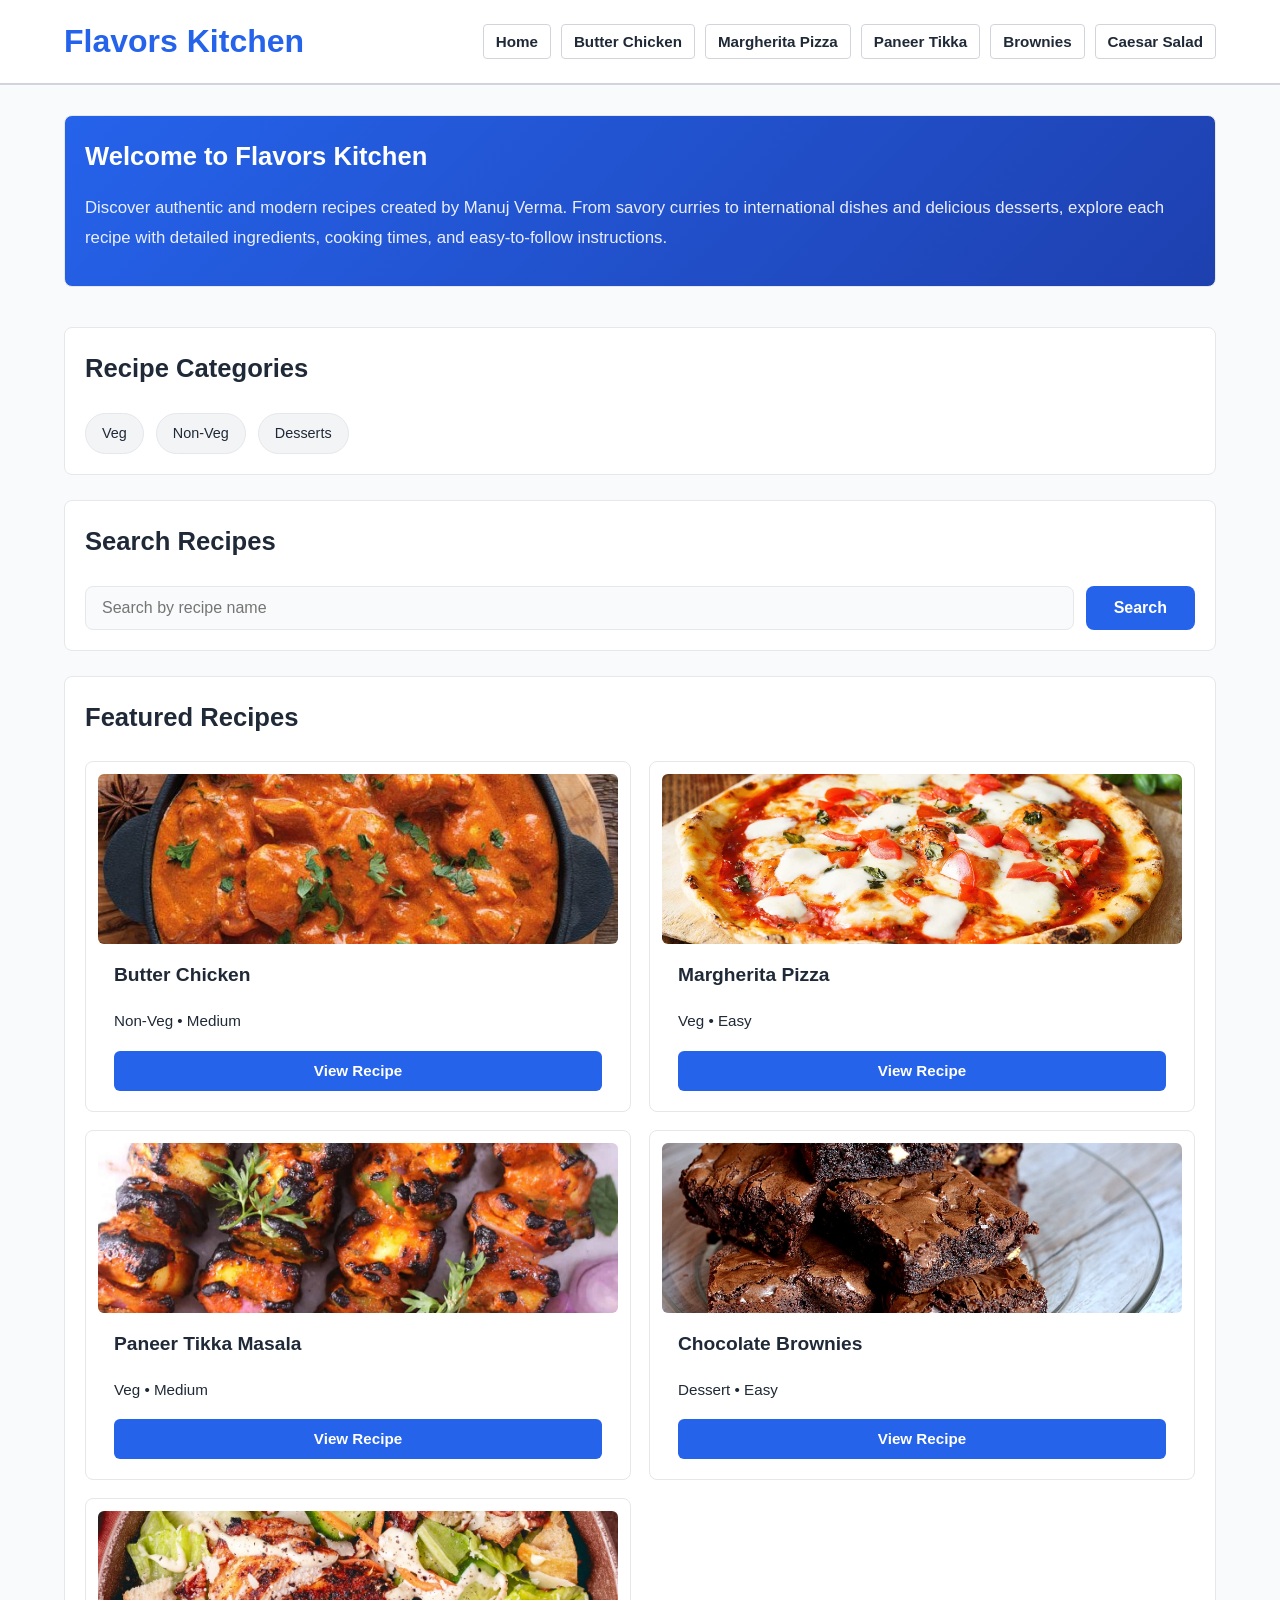
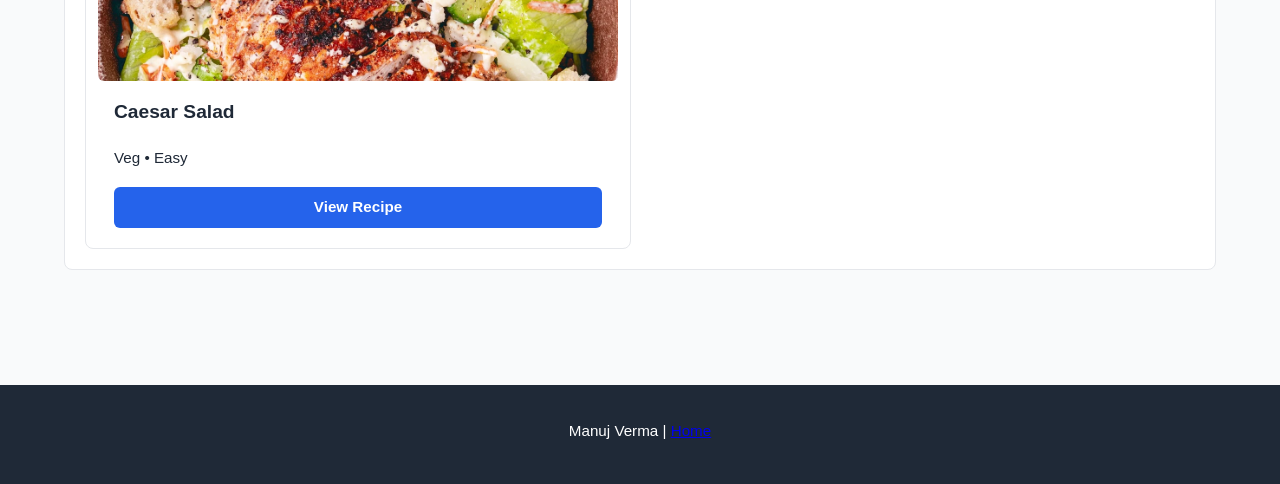
<file: index.html>
<!DOCTYPE html>
<html lang="en">
<head>
  <meta charset="UTF-8">
  <meta name="viewport" content="width=device-width, initial-scale=1.0">
  <title>Flavors Kitchen - Home</title>
  <link rel="stylesheet" href="css/styles.css">
</head>
<body>
  <header>
    <div class="container nav-wrapper">
      <h1 class="site-title">Flavors Kitchen</h1>
      <nav>
        <ul class="nav-links">
          <li><a href="index.html">Home</a></li>
          <li><a href="recipe1.html">Butter Chicken</a></li>
          <li><a href="recipe2.html">Margherita Pizza</a></li>
          <li><a href="recipe3.html">Paneer Tikka</a></li>
          <li><a href="recipe4.html">Brownies</a></li>
          <li><a href="recipe5.html">Caesar Salad</a></li>
        </ul>
      </nav>
    </div>
  </header>

  <main class="container">
    <section class="intro section-box">
      <h2>Welcome to Flavors Kitchen</h2>
      <p>
        Discover authentic and modern recipes created by Manuj Verma. From savory curries to international dishes and delicious desserts, 
        explore each recipe with detailed ingredients, cooking times, and easy-to-follow instructions.
      </p>
    </section>

    <section class="categories section-box">
      <h2>Recipe Categories</h2>
      <div class="category-list">
        <span class="category-pill">Veg</span>
        <span class="category-pill">Non-Veg</span>
        <span class="category-pill">Desserts</span>
      </div>
    </section>

    <section class="search-ui section-box">
      <h2>Search Recipes</h2>
      <form action="#" method="get" class="search-form">
        <input type="text" placeholder="Search by recipe name" aria-label="Search recipes">
        <button type="submit">Search</button>
      </form>
    </section>

    <section class="featured section-box">
      <h2>Featured Recipes</h2>
      <div class="recipe-grid">
        <article class="recipe-card">
          <img src="images/butter-chicken.jpg" alt="Butter Chicken">
          <h3>Butter Chicken</h3>
          <p class="recipe-category">Non-Veg • Medium</p>
          <a class="card-link" href="recipe1.html">View Recipe</a>
        </article>

        <article class="recipe-card">
          <img src="images/margherita-pizza.jpg" alt="Margherita Pizza">
          <h3>Margherita Pizza</h3>
          <p class="recipe-category">Veg • Easy</p>
          <a class="card-link" href="recipe2.html">View Recipe</a>
        </article>

        <article class="recipe-card">
          <img src="images/paneer-tikka.jpg" alt="Paneer Tikka Masala">
          <h3>Paneer Tikka Masala</h3>
          <p class="recipe-category">Veg • Medium</p>
          <a class="card-link" href="recipe3.html">View Recipe</a>
        </article>

        <article class="recipe-card">
          <img src="images/brownies.jpg" alt="Chocolate Brownies">
          <h3>Chocolate Brownies</h3>
          <p class="recipe-category">Dessert • Easy</p>
          <a class="card-link" href="recipe4.html">View Recipe</a>
        </article>

        <article class="recipe-card">
          <img src="images/caesar-salad.jpg" alt="Caesar Salad">
          <h3>Caesar Salad</h3>
          <p class="recipe-category">Veg • Easy</p>
          <a class="card-link" href="recipe5.html">View Recipe</a>
        </article>
      </div>
    </section>
  </main>

  <footer>
    <p>Manuj Verma | <a href="index.html">Home</a></p>
   
  </footer>
</body>
</html>
</file>
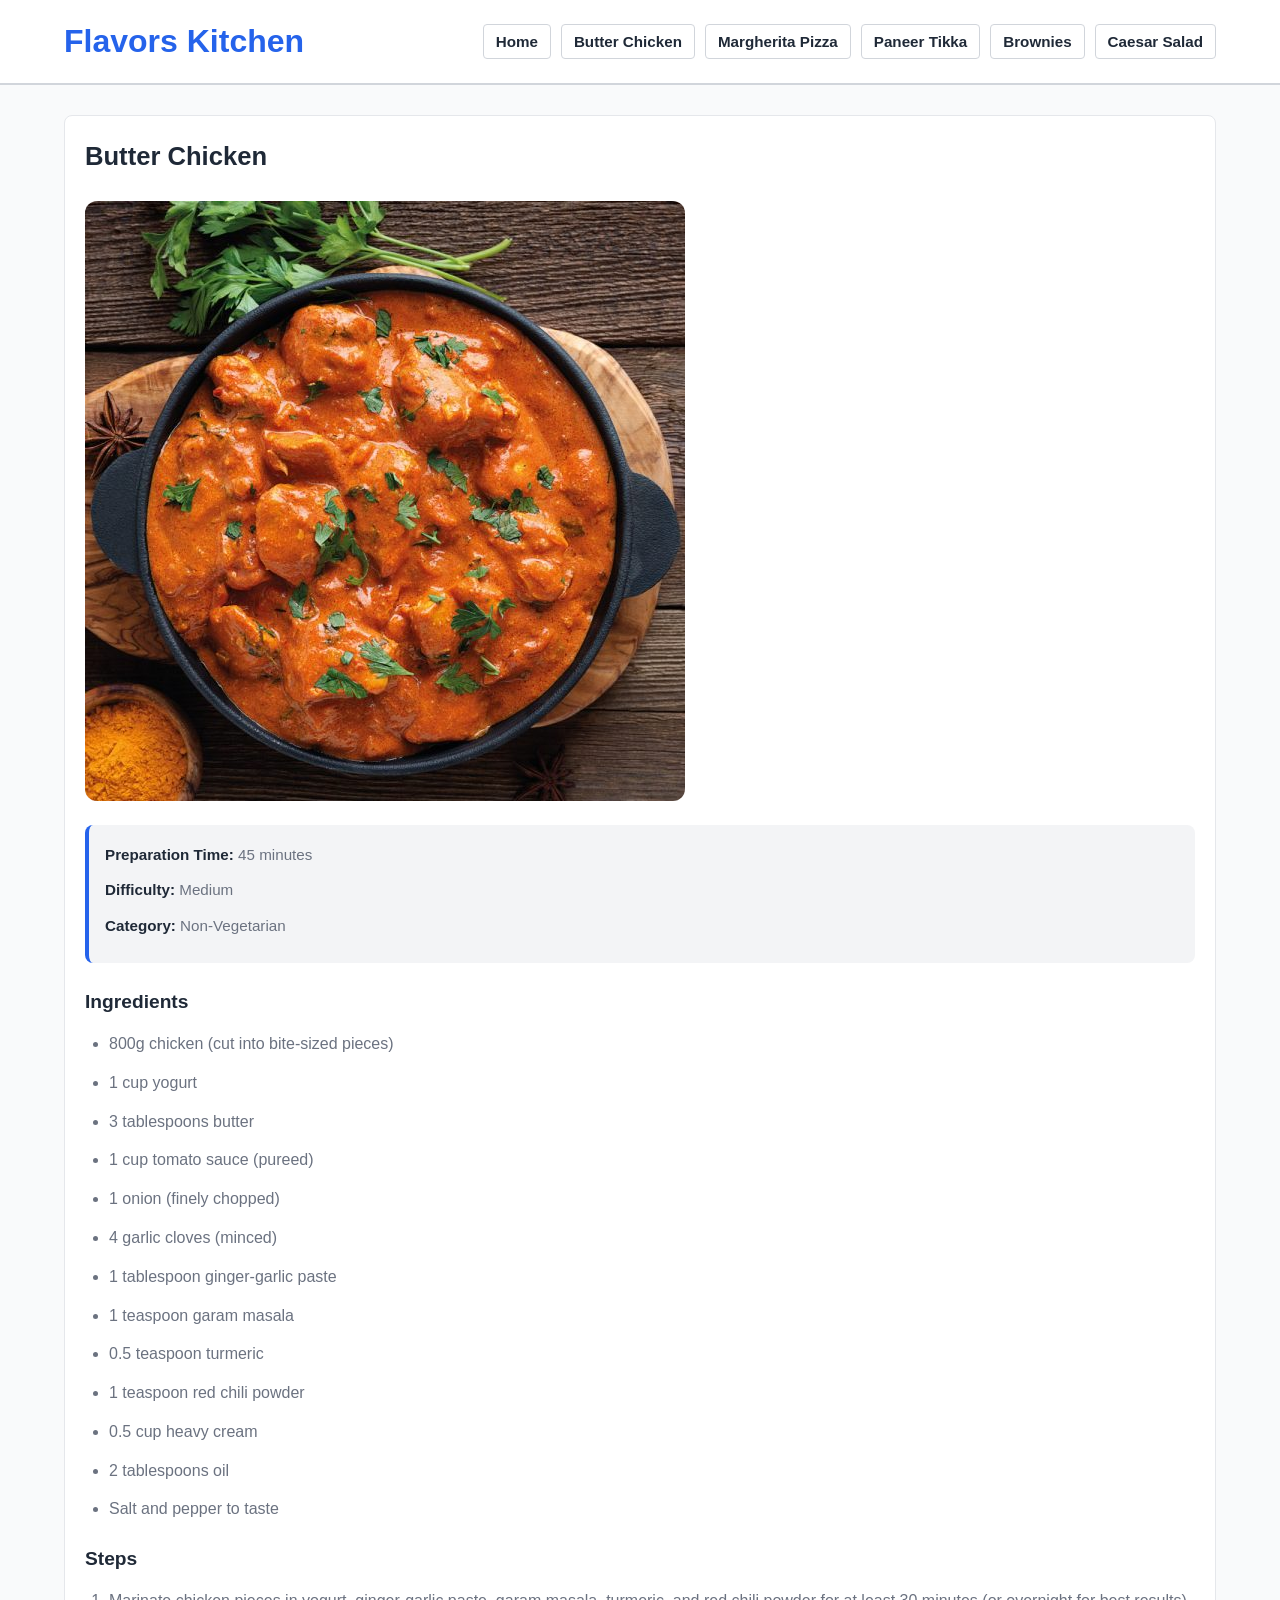
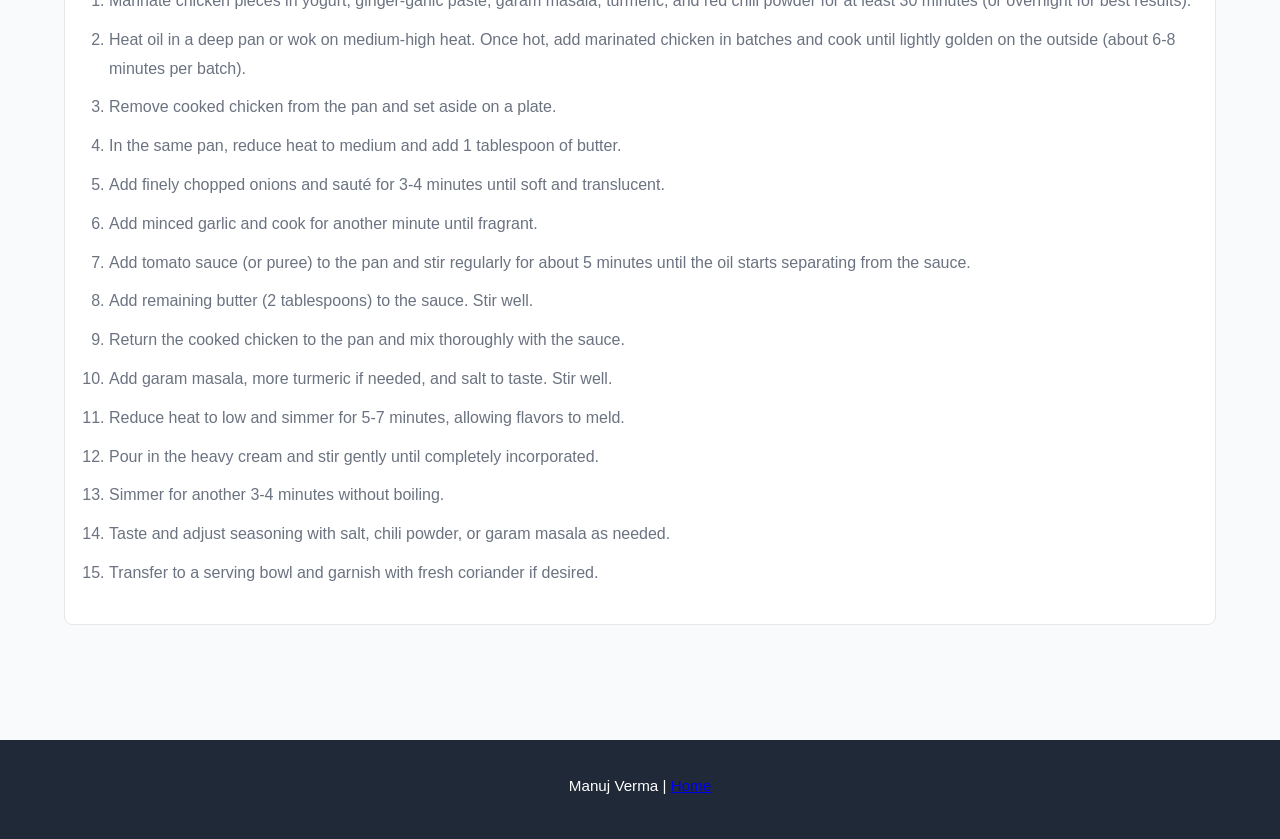
<file: recipe1.html>
<!DOCTYPE html>
<html lang="en">
<head>
  <meta charset="UTF-8">
  <meta name="viewport" content="width=device-width, initial-scale=1.0">
  <title>Butter Chicken Recipe</title>
  <link rel="stylesheet" href="css/styles.css">
</head>
<body>
  <header>
    <div class="container nav-wrapper">
      <h1 class="site-title">Flavors Kitchen</h1>
      <nav>
        <ul class="nav-links">
          <li><a href="index.html">Home</a></li>
          <li><a href="recipe1.html">Butter Chicken</a></li>
          <li><a href="recipe2.html">Margherita Pizza</a></li>
          <li><a href="recipe3.html">Paneer Tikka</a></li>
          <li><a href="recipe4.html">Brownies</a></li>
          <li><a href="recipe5.html">Caesar Salad</a></li>
        </ul>
      </nav>
    </div>
  </header>

  <main class="container">
    <section class="recipe-page section-box">
      <h2>Butter Chicken</h2>
      <img class="recipe-main-image" src="images/butter-chicken.jpg" alt="Butter Chicken">

      <div class="recipe-meta">
        <p><strong>Preparation Time:</strong> 45 minutes</p>
        <p><strong>Difficulty:</strong> Medium</p>
        <p><strong>Category:</strong> Non-Vegetarian</p>
      </div>

      <h3>Ingredients</h3>
      <ul>
        <li>800g chicken (cut into bite-sized pieces)</li>
        <li>1 cup yogurt</li>
        <li>3 tablespoons butter</li>
        <li>1 cup tomato sauce (pureed)</li>
        <li>1 onion (finely chopped)</li>
        <li>4 garlic cloves (minced)</li>
        <li>1 tablespoon ginger-garlic paste</li>
        <li>1 teaspoon garam masala</li>
        <li>0.5 teaspoon turmeric</li>
        <li>1 teaspoon red chili powder</li>
        <li>0.5 cup heavy cream</li>
        <li>2 tablespoons oil</li>
        <li>Salt and pepper to taste</li>
      </ul>

      <h3>Steps</h3>
      <ol>
        <li>Marinate chicken pieces in yogurt, ginger-garlic paste, garam masala, turmeric, and red chili powder for at least 30 minutes (or overnight for best results).</li>
        <li>Heat oil in a deep pan or wok on medium-high heat. Once hot, add marinated chicken in batches and cook until lightly golden on the outside (about 6-8 minutes per batch).</li>
        <li>Remove cooked chicken from the pan and set aside on a plate.</li>
        <li>In the same pan, reduce heat to medium and add 1 tablespoon of butter.</li>
        <li>Add finely chopped onions and sauté for 3-4 minutes until soft and translucent.</li>
        <li>Add minced garlic and cook for another minute until fragrant.</li>
        <li>Add tomato sauce (or puree) to the pan and stir regularly for about 5 minutes until the oil starts separating from the sauce.</li>
        <li>Add remaining butter (2 tablespoons) to the sauce. Stir well.</li>
        <li>Return the cooked chicken to the pan and mix thoroughly with the sauce.</li>
        <li>Add garam masala, more turmeric if needed, and salt to taste. Stir well.</li>
        <li>Reduce heat to low and simmer for 5-7 minutes, allowing flavors to meld.</li>
        <li>Pour in the heavy cream and stir gently until completely incorporated.</li>
        <li>Simmer for another 3-4 minutes without boiling.</li>
        <li>Taste and adjust seasoning with salt, chili powder, or garam masala as needed.</li>
        <li>Transfer to a serving bowl and garnish with fresh coriander if desired.</li>
      </ol>
    </section>
  </main>

  <footer>
    <p>Manuj Verma | <a href="index.html">Home</a></p>
  </footer>
</body>
</html>
</file>
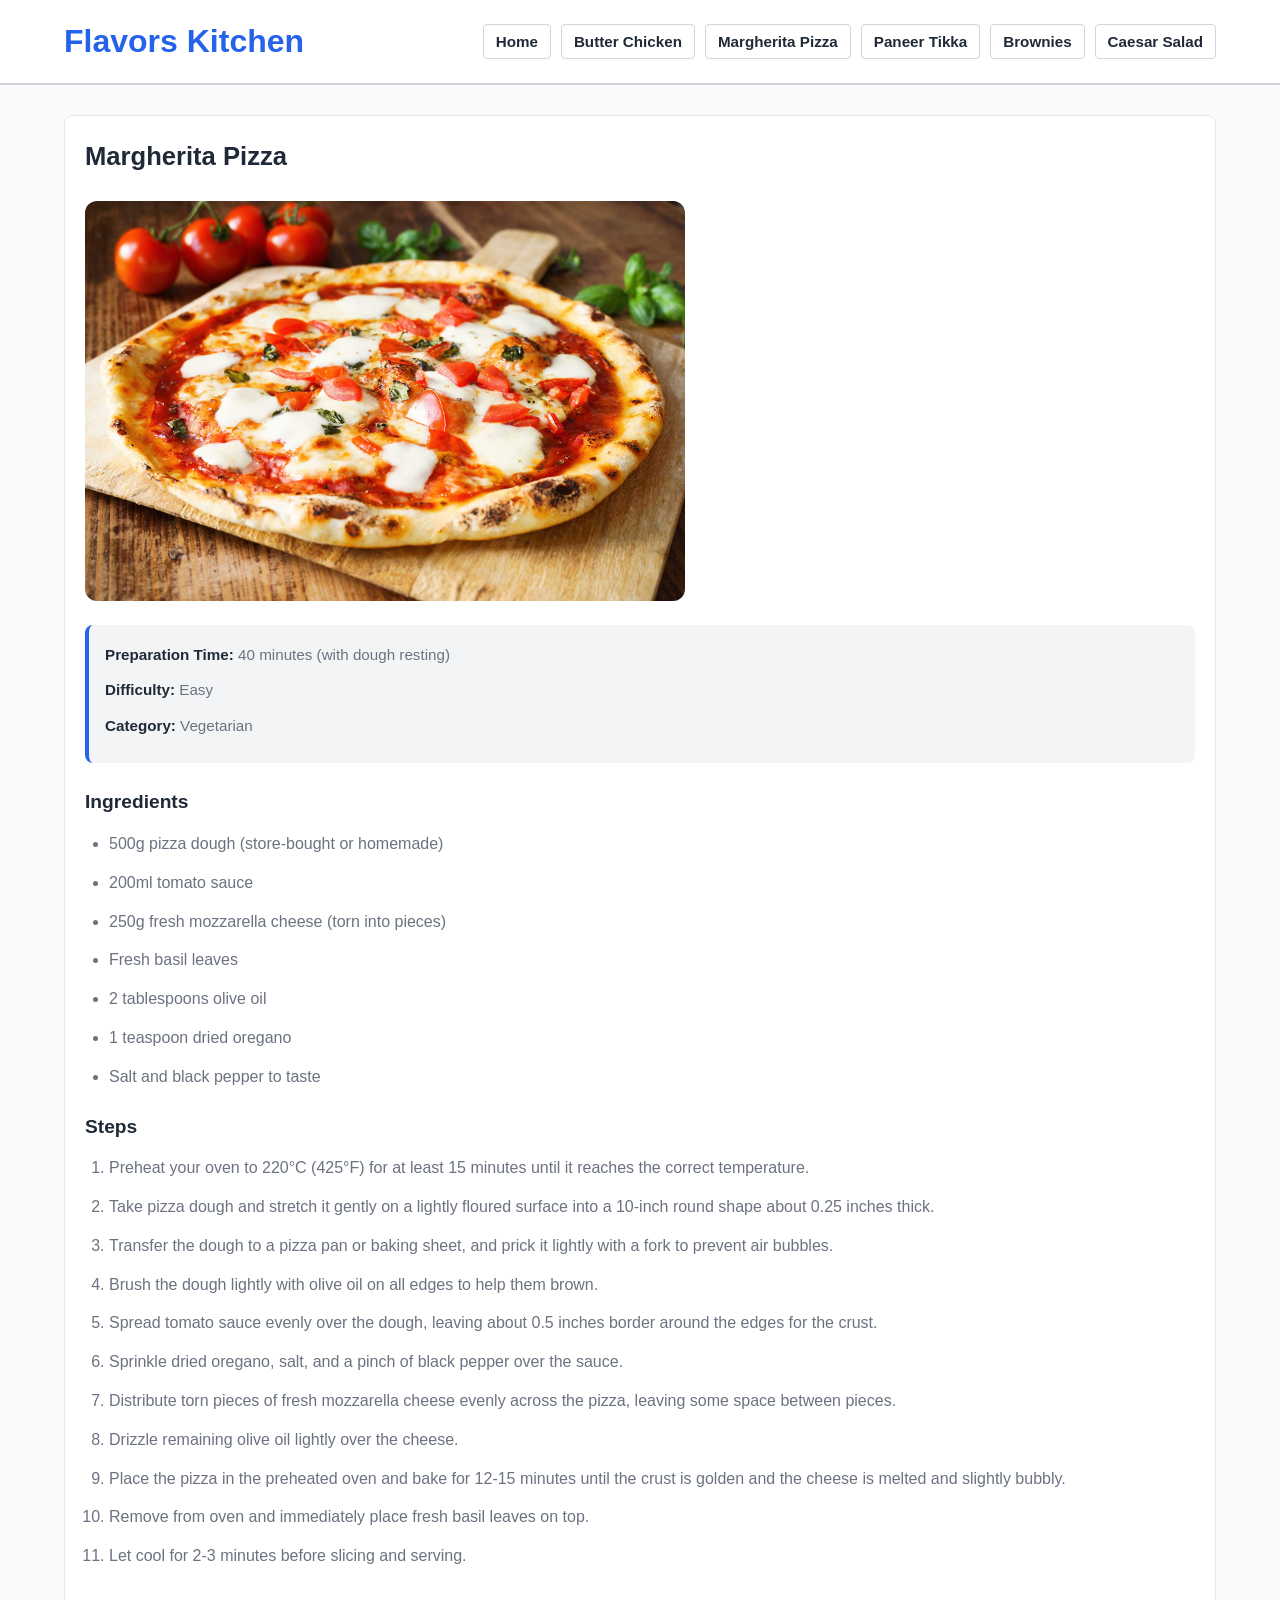
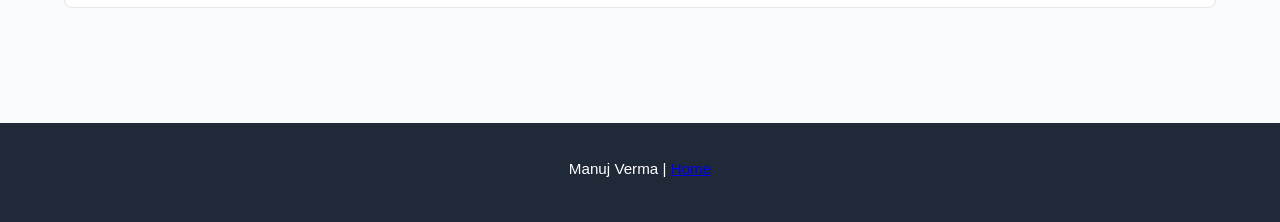
<file: recipe2.html>
<!DOCTYPE html>
<html lang="en">
<head>
  <meta charset="UTF-8">
  <meta name="viewport" content="width=device-width, initial-scale=1.0">
  <title>Margherita Pizza Recipe</title>
  <link rel="stylesheet" href="css/styles.css">
</head>
<body>
  <header>
    <div class="container nav-wrapper">
      <h1 class="site-title">Flavors Kitchen</h1>
      <nav>
        <ul class="nav-links">
          <li><a href="index.html">Home</a></li>
          <li><a href="recipe1.html">Butter Chicken</a></li>
          <li><a href="recipe2.html">Margherita Pizza</a></li>
          <li><a href="recipe3.html">Paneer Tikka</a></li>
          <li><a href="recipe4.html">Brownies</a></li>
          <li><a href="recipe5.html">Caesar Salad</a></li>
        </ul>
      </nav>
    </div>
  </header>

  <main class="container">
    <section class="recipe-page section-box">
      <h2>Margherita Pizza</h2>
      <img class="recipe-main-image" src="images/margherita-pizza.jpg" alt="Margherita Pizza">

      <div class="recipe-meta">
        <p><strong>Preparation Time:</strong> 40 minutes (with dough resting)</p>
        <p><strong>Difficulty:</strong> Easy</p>
        <p><strong>Category:</strong> Vegetarian</p>
      </div>

      <h3>Ingredients</h3>
      <ul>
        <li>500g pizza dough (store-bought or homemade)</li>
        <li>200ml tomato sauce</li>
        <li>250g fresh mozzarella cheese (torn into pieces)</li>
        <li>Fresh basil leaves</li>
        <li>2 tablespoons olive oil</li>
        <li>1 teaspoon dried oregano</li>
        <li>Salt and black pepper to taste</li>
      </ul>

      <h3>Steps</h3>
      <ol>
        <li>Preheat your oven to 220°C (425°F) for at least 15 minutes until it reaches the correct temperature.</li>
        <li>Take pizza dough and stretch it gently on a lightly floured surface into a 10-inch round shape about 0.25 inches thick.</li>
        <li>Transfer the dough to a pizza pan or baking sheet, and prick it lightly with a fork to prevent air bubbles.</li>
        <li>Brush the dough lightly with olive oil on all edges to help them brown.</li>
        <li>Spread tomato sauce evenly over the dough, leaving about 0.5 inches border around the edges for the crust.</li>
        <li>Sprinkle dried oregano, salt, and a pinch of black pepper over the sauce.</li>
        <li>Distribute torn pieces of fresh mozzarella cheese evenly across the pizza, leaving some space between pieces.</li>
        <li>Drizzle remaining olive oil lightly over the cheese.</li>
        <li>Place the pizza in the preheated oven and bake for 12-15 minutes until the crust is golden and the cheese is melted and slightly bubbly.</li>
        <li>Remove from oven and immediately place fresh basil leaves on top.</li>
        <li>Let cool for 2-3 minutes before slicing and serving.</li>
      </ol>
    </section>
  </main>

  <footer>
    <p>Manuj Verma | <a href="index.html">Home</a></p>
  </footer>
</body>
</html>
</file>
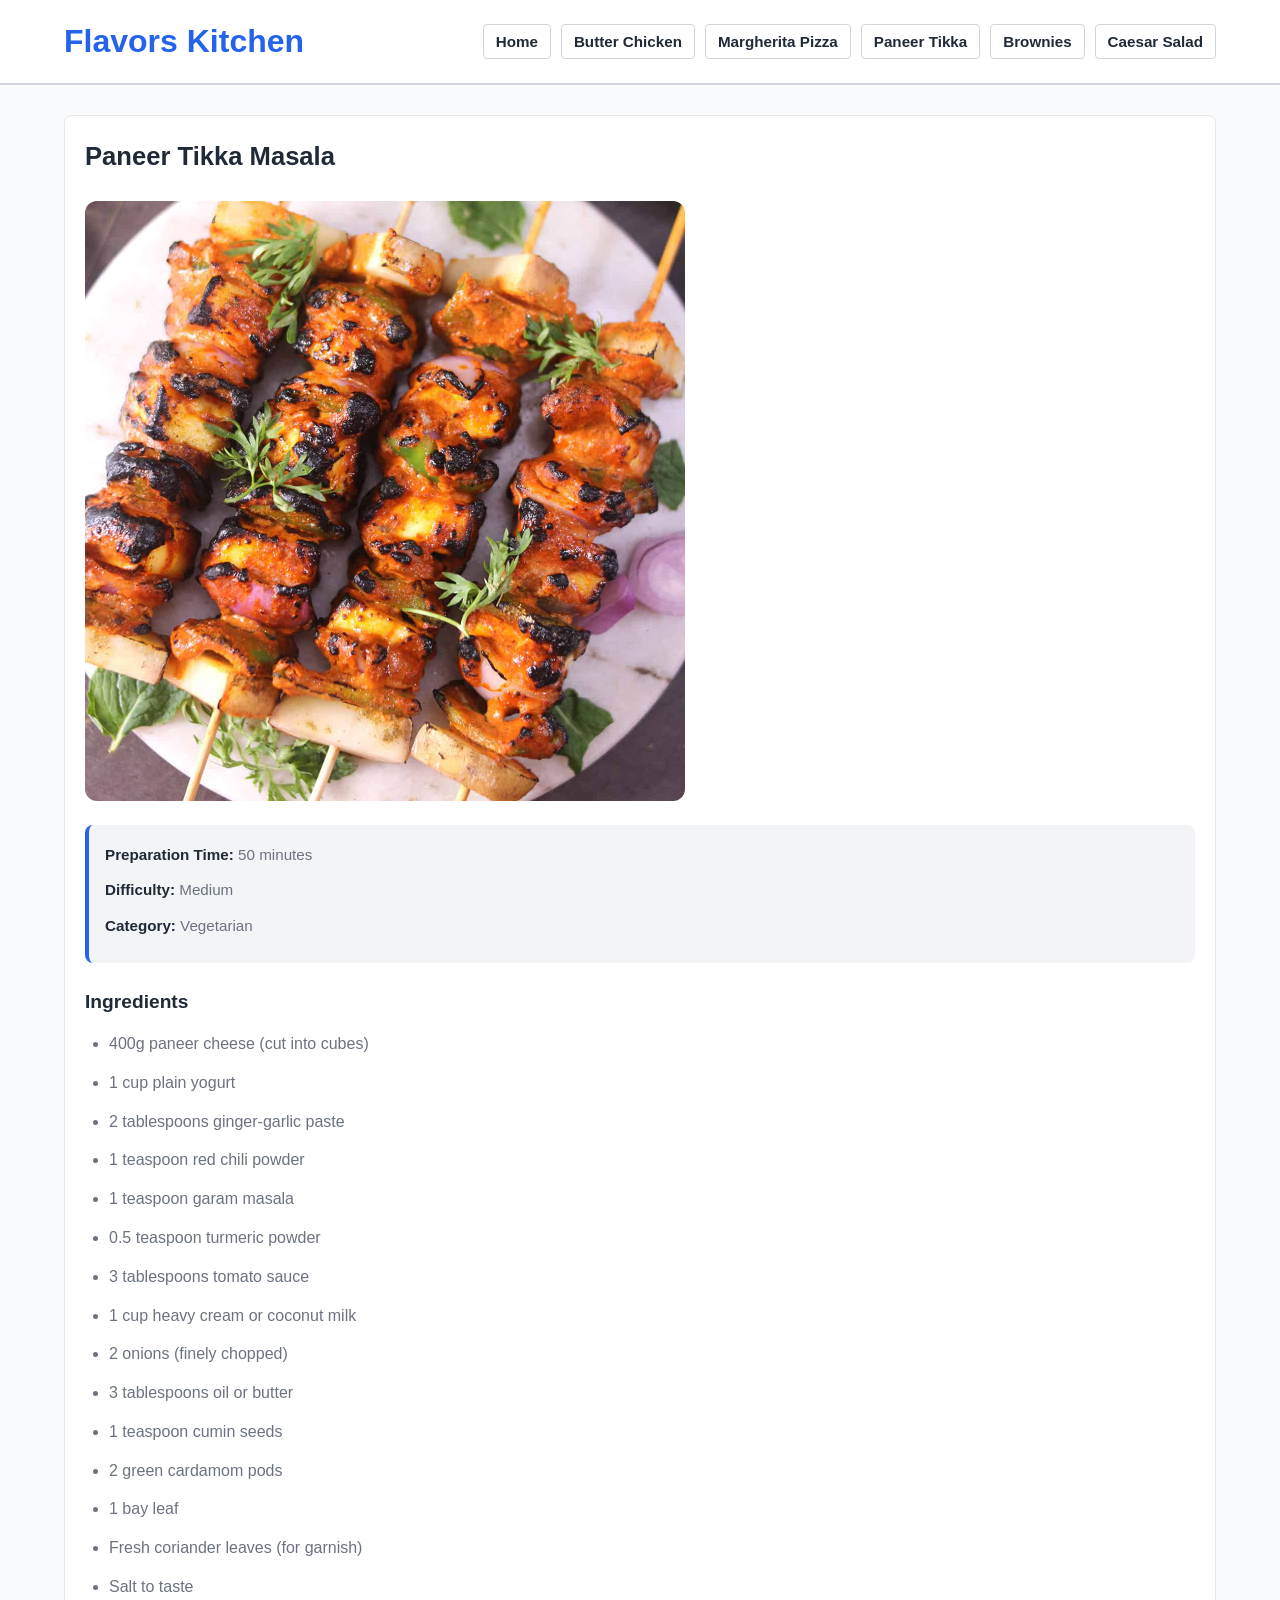
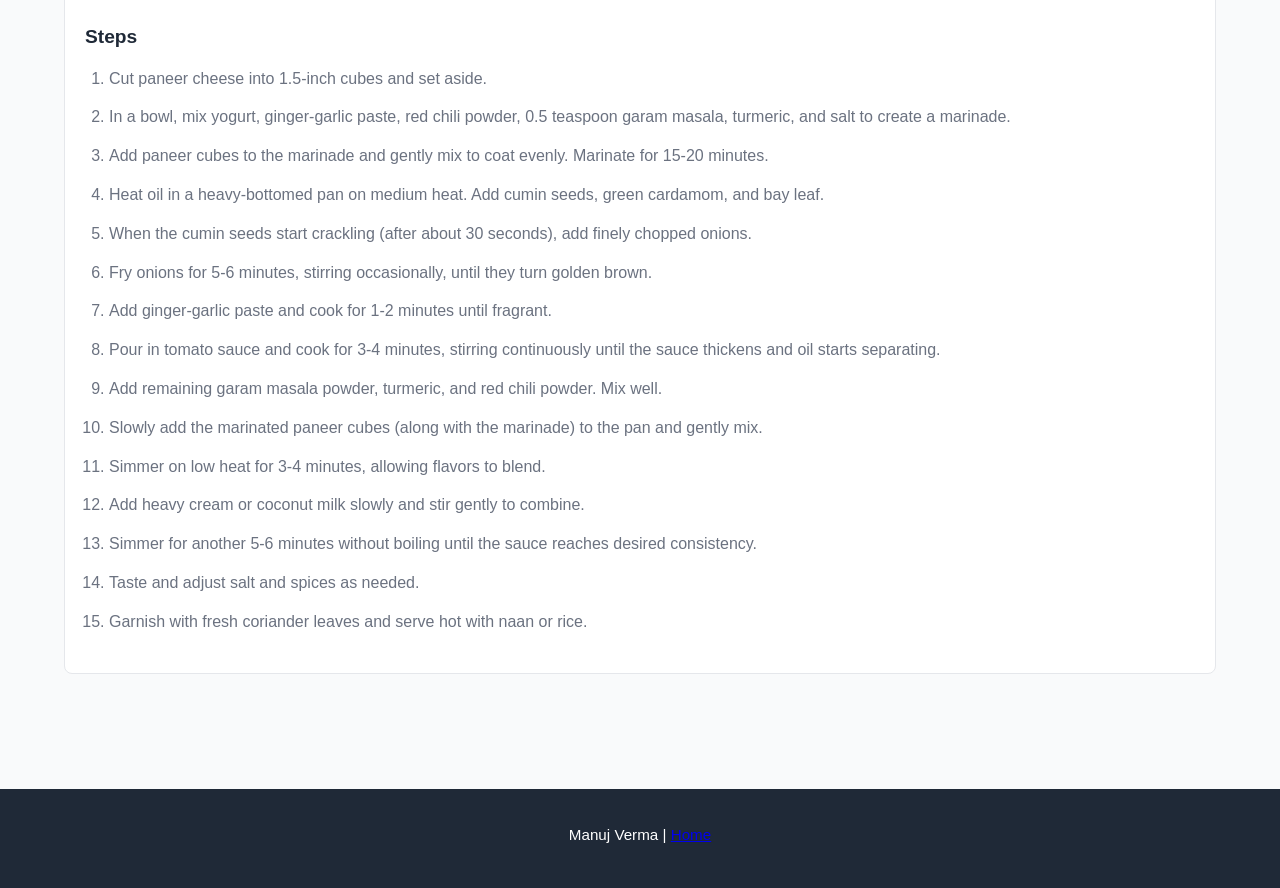
<file: recipe3.html>
<!DOCTYPE html>
<html lang="en">
<head>
  <meta charset="UTF-8">
  <meta name="viewport" content="width=device-width, initial-scale=1.0">
  <title>Paneer Tikka Masala Recipe</title>
  <link rel="stylesheet" href="css/styles.css">
</head>
<body>
  <header>
    <div class="container nav-wrapper">
      <h1 class="site-title">Flavors Kitchen</h1>
      <nav>
        <ul class="nav-links">
          <li><a href="index.html">Home</a></li>
          <li><a href="recipe1.html">Butter Chicken</a></li>
          <li><a href="recipe2.html">Margherita Pizza</a></li>
          <li><a href="recipe3.html">Paneer Tikka</a></li>
          <li><a href="recipe4.html">Brownies</a></li>
          <li><a href="recipe5.html">Caesar Salad</a></li>
        </ul>
      </nav>
    </div>
  </header>

  <main class="container">
    <section class="recipe-page section-box">
      <h2>Paneer Tikka Masala</h2>
      <img class="recipe-main-image" src="images/paneer-tikka.jpg" alt="Paneer Tikka Masala">

      <div class="recipe-meta">
        <p><strong>Preparation Time:</strong> 50 minutes</p>
        <p><strong>Difficulty:</strong> Medium</p>
        <p><strong>Category:</strong> Vegetarian</p>
      </div>

      <h3>Ingredients</h3>
      <ul>
        <li>400g paneer cheese (cut into cubes)</li>
        <li>1 cup plain yogurt</li>
        <li>2 tablespoons ginger-garlic paste</li>
        <li>1 teaspoon red chili powder</li>
        <li>1 teaspoon garam masala</li>
        <li>0.5 teaspoon turmeric powder</li>
        <li>3 tablespoons tomato sauce</li>
        <li>1 cup heavy cream or coconut milk</li>
        <li>2 onions (finely chopped)</li>
        <li>3 tablespoons oil or butter</li>
        <li>1 teaspoon cumin seeds</li>
        <li>2 green cardamom pods</li>
        <li>1 bay leaf</li>
        <li>Fresh coriander leaves (for garnish)</li>
        <li>Salt to taste</li>
      </ul>

      <h3>Steps</h3>
      <ol>
        <li>Cut paneer cheese into 1.5-inch cubes and set aside.</li>
        <li>In a bowl, mix yogurt, ginger-garlic paste, red chili powder, 0.5 teaspoon garam masala, turmeric, and salt to create a marinade.</li>
        <li>Add paneer cubes to the marinade and gently mix to coat evenly. Marinate for 15-20 minutes.</li>
        <li>Heat oil in a heavy-bottomed pan on medium heat. Add cumin seeds, green cardamom, and bay leaf.</li>
        <li>When the cumin seeds start crackling (after about 30 seconds), add finely chopped onions.</li>
        <li>Fry onions for 5-6 minutes, stirring occasionally, until they turn golden brown.</li>
        <li>Add ginger-garlic paste and cook for 1-2 minutes until fragrant.</li>
        <li>Pour in tomato sauce and cook for 3-4 minutes, stirring continuously until the sauce thickens and oil starts separating.</li>
        <li>Add remaining garam masala powder, turmeric, and red chili powder. Mix well.</li>
        <li>Slowly add the marinated paneer cubes (along with the marinade) to the pan and gently mix.</li>
        <li>Simmer on low heat for 3-4 minutes, allowing flavors to blend.</li>
        <li>Add heavy cream or coconut milk slowly and stir gently to combine.</li>
        <li>Simmer for another 5-6 minutes without boiling until the sauce reaches desired consistency.</li>
        <li>Taste and adjust salt and spices as needed.</li>
        <li>Garnish with fresh coriander leaves and serve hot with naan or rice.</li>
      </ol>
    </section>
  </main>

  <footer>
    <p>Manuj Verma | <a href="index.html">Home</a></p>
  </footer>
</body>
</html>
</file>
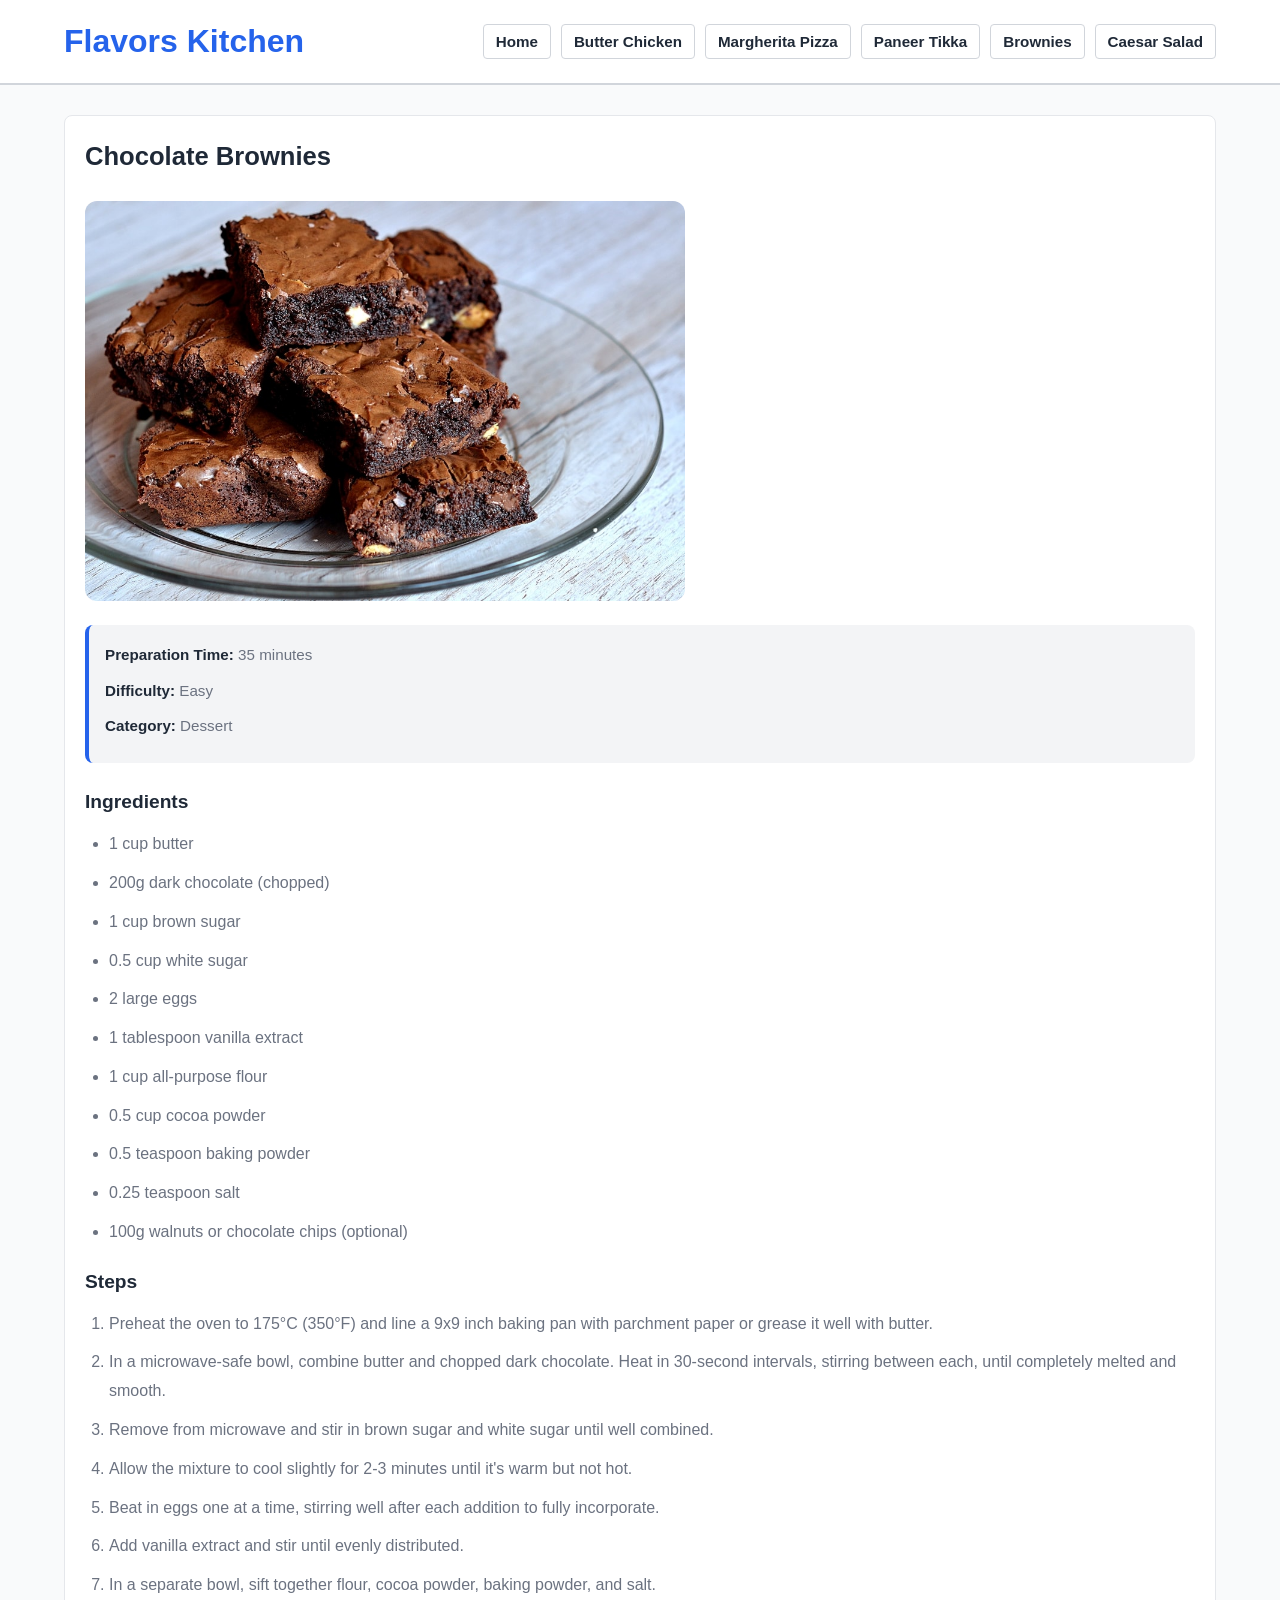
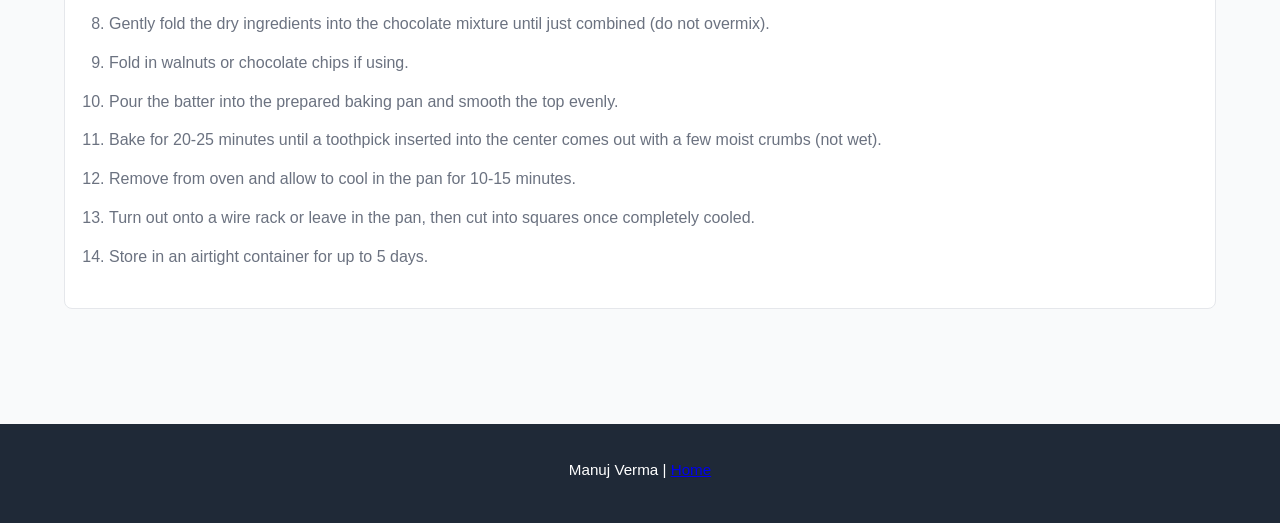
<file: recipe4.html>
<!DOCTYPE html>
<html lang="en">
<head>
  <meta charset="UTF-8">
  <meta name="viewport" content="width=device-width, initial-scale=1.0">
  <title>Chocolate Brownies Recipe</title>
  <link rel="stylesheet" href="css/styles.css">
</head>
<body>
  <header>
    <div class="container nav-wrapper">
      <h1 class="site-title">Flavors Kitchen</h1>
      <nav>
        <ul class="nav-links">
          <li><a href="index.html">Home</a></li>
          <li><a href="recipe1.html">Butter Chicken</a></li>
          <li><a href="recipe2.html">Margherita Pizza</a></li>
          <li><a href="recipe3.html">Paneer Tikka</a></li>
          <li><a href="recipe4.html">Brownies</a></li>
          <li><a href="recipe5.html">Caesar Salad</a></li>
        </ul>
      </nav>
    </div>
  </header>

  <main class="container">
    <section class="recipe-page section-box">
      <h2>Chocolate Brownies</h2>
      <img class="recipe-main-image" src="images/brownies.jpg" alt="Chocolate Brownies">

      <div class="recipe-meta">
        <p><strong>Preparation Time:</strong> 35 minutes</p>
        <p><strong>Difficulty:</strong> Easy</p>
        <p><strong>Category:</strong> Dessert</p>
      </div>

      <h3>Ingredients</h3>
      <ul>
        <li>1 cup butter</li>
        <li>200g dark chocolate (chopped)</li>
        <li>1 cup brown sugar</li>
        <li>0.5 cup white sugar</li>
        <li>2 large eggs</li>
        <li>1 tablespoon vanilla extract</li>
        <li>1 cup all-purpose flour</li>
        <li>0.5 cup cocoa powder</li>
        <li>0.5 teaspoon baking powder</li>
        <li>0.25 teaspoon salt</li>
        <li>100g walnuts or chocolate chips (optional)</li>
      </ul>

      <h3>Steps</h3>
      <ol>
        <li>Preheat the oven to 175°C (350°F) and line a 9x9 inch baking pan with parchment paper or grease it well with butter.</li>
        <li>In a microwave-safe bowl, combine butter and chopped dark chocolate. Heat in 30-second intervals, stirring between each, until completely melted and smooth.</li>
        <li>Remove from microwave and stir in brown sugar and white sugar until well combined.</li>
        <li>Allow the mixture to cool slightly for 2-3 minutes until it's warm but not hot.</li>
        <li>Beat in eggs one at a time, stirring well after each addition to fully incorporate.</li>
        <li>Add vanilla extract and stir until evenly distributed.</li>
        <li>In a separate bowl, sift together flour, cocoa powder, baking powder, and salt.</li>
        <li>Gently fold the dry ingredients into the chocolate mixture until just combined (do not overmix).</li>
        <li>Fold in walnuts or chocolate chips if using.</li>
        <li>Pour the batter into the prepared baking pan and smooth the top evenly.</li>
        <li>Bake for 20-25 minutes until a toothpick inserted into the center comes out with a few moist crumbs (not wet).</li>
        <li>Remove from oven and allow to cool in the pan for 10-15 minutes.</li>
        <li>Turn out onto a wire rack or leave in the pan, then cut into squares once completely cooled.</li>
        <li>Store in an airtight container for up to 5 days.</li>
      </ol>
    </section>
  </main>

  <footer>
    <p>Manuj Verma | <a href="index.html">Home</a></p>
  </footer>
</body>
</html>
</file>
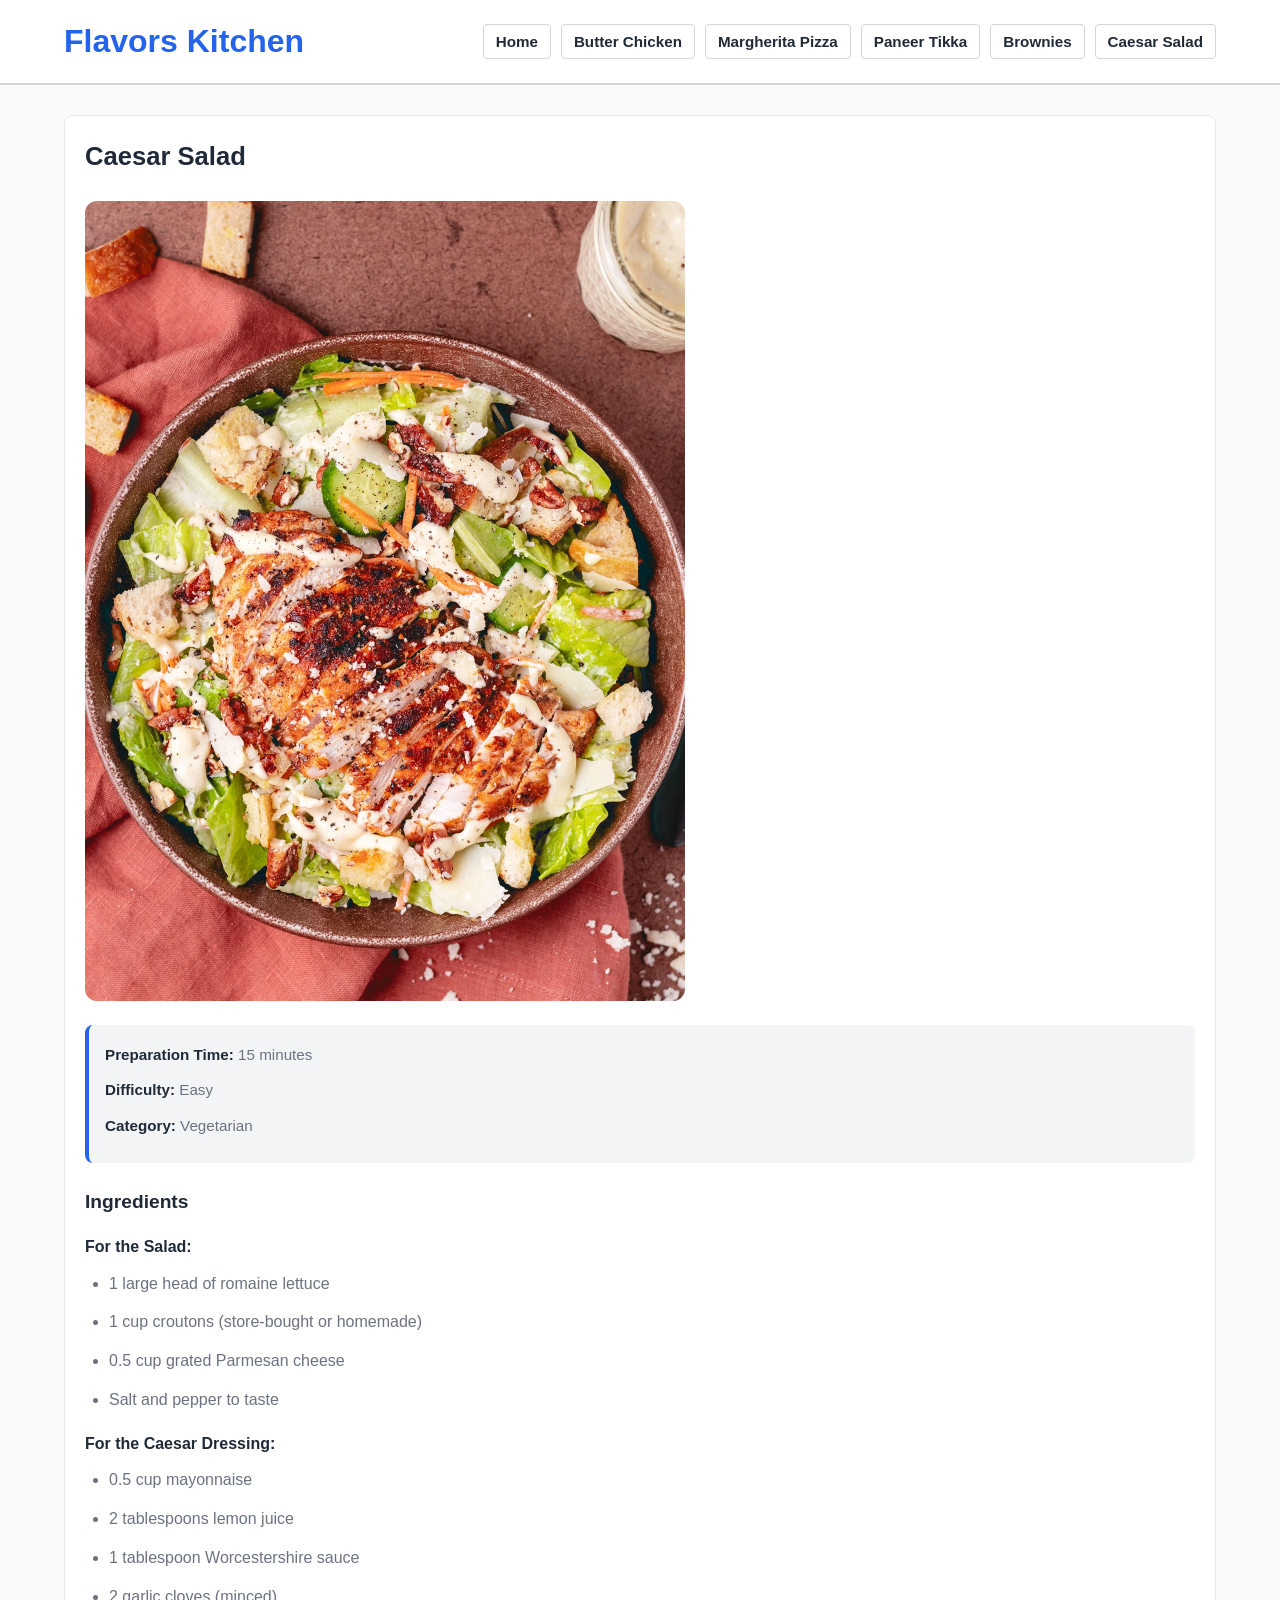
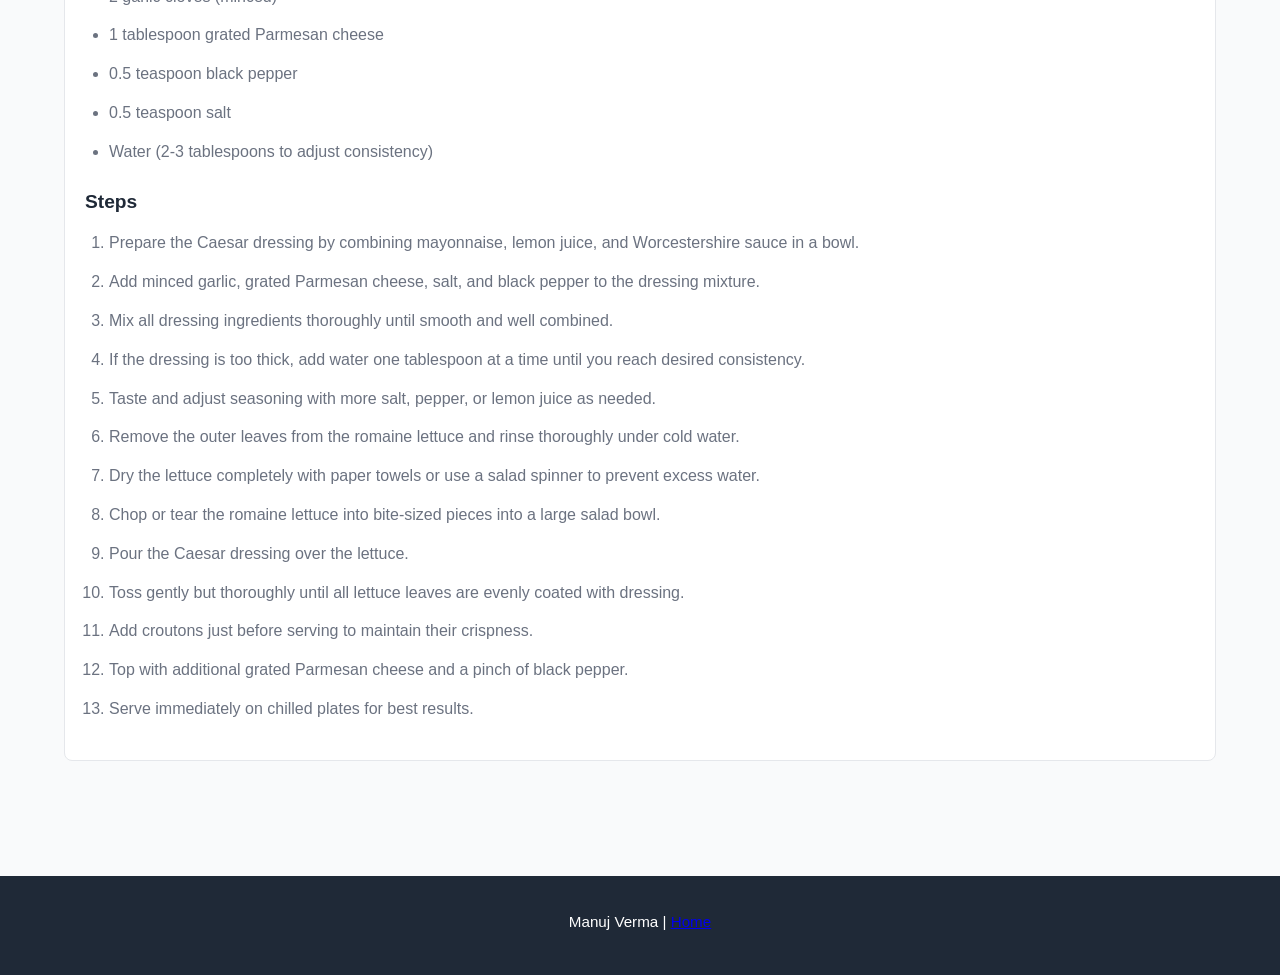
<file: recipe5.html>
<!DOCTYPE html>
<html lang="en">
<head>
  <meta charset="UTF-8">
  <meta name="viewport" content="width=device-width, initial-scale=1.0">
  <title>Caesar Salad Recipe</title>
  <link rel="stylesheet" href="css/styles.css">
</head>
<body>
  <header>
    <div class="container nav-wrapper">
      <h1 class="site-title">Flavors Kitchen</h1>
      <nav>
        <ul class="nav-links">
          <li><a href="index.html">Home</a></li>
          <li><a href="recipe1.html">Butter Chicken</a></li>
          <li><a href="recipe2.html">Margherita Pizza</a></li>
          <li><a href="recipe3.html">Paneer Tikka</a></li>
          <li><a href="recipe4.html">Brownies</a></li>
          <li><a href="recipe5.html">Caesar Salad</a></li>
        </ul>
      </nav>
    </div>
  </header>

  <main class="container">
    <section class="recipe-page section-box">
      <h2>Caesar Salad</h2>
      <img class="recipe-main-image" src="images/caesar-salad.jpg" alt="Caesar Salad">

      <div class="recipe-meta">
        <p><strong>Preparation Time:</strong> 15 minutes</p>
        <p><strong>Difficulty:</strong> Easy</p>
        <p><strong>Category:</strong> Vegetarian</p>
      </div>

      <h3>Ingredients</h3>
      <h4>For the Salad:</h4>
      <ul>
        <li>1 large head of romaine lettuce</li>
        <li>1 cup croutons (store-bought or homemade)</li>
        <li>0.5 cup grated Parmesan cheese</li>
        <li>Salt and pepper to taste</li>
      </ul>

      <h4>For the Caesar Dressing:</h4>
      <ul>
        <li>0.5 cup mayonnaise</li>
        <li>2 tablespoons lemon juice</li>
        <li>1 tablespoon Worcestershire sauce</li>
        <li>2 garlic cloves (minced)</li>
        <li>1 tablespoon grated Parmesan cheese</li>
        <li>0.5 teaspoon black pepper</li>
        <li>0.5 teaspoon salt</li>
        <li>Water (2-3 tablespoons to adjust consistency)</li>
      </ul>

      <h3>Steps</h3>
      <ol>
        <li>Prepare the Caesar dressing by combining mayonnaise, lemon juice, and Worcestershire sauce in a bowl.</li>
        <li>Add minced garlic, grated Parmesan cheese, salt, and black pepper to the dressing mixture.</li>
        <li>Mix all dressing ingredients thoroughly until smooth and well combined.</li>
        <li>If the dressing is too thick, add water one tablespoon at a time until you reach desired consistency.</li>
        <li>Taste and adjust seasoning with more salt, pepper, or lemon juice as needed.</li>
        <li>Remove the outer leaves from the romaine lettuce and rinse thoroughly under cold water.</li>
        <li>Dry the lettuce completely with paper towels or use a salad spinner to prevent excess water.</li>
        <li>Chop or tear the romaine lettuce into bite-sized pieces into a large salad bowl.</li>
        <li>Pour the Caesar dressing over the lettuce.</li>
        <li>Toss gently but thoroughly until all lettuce leaves are evenly coated with dressing.</li>
        <li>Add croutons just before serving to maintain their crispness.</li>
        <li>Top with additional grated Parmesan cheese and a pinch of black pepper.</li>
        <li>Serve immediately on chilled plates for best results.</li>
      </ol>
    </section>
  </main>

  <footer>
    <p>Manuj Verma | <a href="index.html">Home</a></p>
  </footer>
</body>
</html>
</file>
<file: css/styles.css>
* {
  margin: 0;
  padding: 0;
  box-sizing: border-box;
}

:root {
  --primary: #2563eb;
  --primary-dark: #1e40af;
  --accent: #f59e0b;
  --light: #ffffff;
  --bg-light: #f9fafb;
  --bg-darker: #f3f4f6;
  --text-dark: #1f2937;
  --text-light: #6b7280;
  --border-light: #e5e7eb;
}

body {
  font-family: -apple-system, BlinkMacSystemFont, "Segoe UI", Roboto, "Helvetica Neue", sans-serif;
  background-color: var(--bg-light);
  color: var(--text-dark);
  line-height: 1.6;
  font-size: 16px;
}

img {
  max-width: 100%;
  height: auto;
  display: block;
}

.container {
  width: 90%;
  max-width: 1200px;
  margin: 0 auto;
}


header {
  background-color: var(--light);
  color: var(--text-dark);
  padding: 16px 0;
  border-bottom: 2px solid #d1d5db;
}

.nav-wrapper {
  display: flex;
  justify-content: space-between;
  align-items: center;
  gap: 16px;
  flex-wrap: wrap;
}

.site-title {
  font-size: 2rem;
  font-weight: 700;
  color: var(--primary);
}

.nav-links {
  list-style: none;
  display: flex;
  gap: 10px;
  flex-wrap: wrap;
}

.nav-links a {
  color: var(--text-dark);
  text-decoration: none;
  padding: 8px 12px;
  border: 1px solid #d1d5db;
  border-radius: 4px;
  font-weight: 600;
  font-size: 0.95rem;
}

.nav-links a:hover {
  color: #ffffff;
  background-color: var(--primary);
  border-color: var(--primary);
}


main {
  padding: 30px 0;
}

.section-box {
  background-color: var(--light);
  border-radius: 8px;
  padding: 20px;
  margin-bottom: 25px;
  border: 1px solid var(--border-light);
}


.intro {
  background: linear-gradient(135deg, var(--primary) 0%, var(--primary-dark) 100%);
  color: var(--light);
  margin-bottom: 40px;
}

.intro h2 {
  color: var(--light);
  margin-bottom: 16px;
}

.intro p {
  color: rgba(255, 255, 255, 0.9);
  font-size: 1.05rem;
  line-height: 1.8;
}


h2 {
  color: var(--text-dark);
  margin-bottom: 24px;
  font-size: clamp(1.5rem, 2vw, 2rem);
  font-weight: 700;
}

h3 {
  margin-top: 20px;
  margin-bottom: 12px;
  font-size: 1.2rem;
  font-weight: 600;
  color: var(--text-dark);
}

h4 {
  margin-top: 16px;
  margin-bottom: 10px;
  font-size: 1rem;
  font-weight: 600;
  color: var(--text-dark);
}

p {
  color: var(--text-light);
  line-height: 1.8;
  margin-bottom: 12px;
}


.category-list {
  display: flex;
  gap: 12px;
  flex-wrap: wrap;
}

.category-pill {
  background-color: var(--bg-darker);
  border: 1px solid var(--border-light);
  padding: 8px 16px;
  border-radius: 24px;
  font-size: 0.9rem;
  font-weight: 500;
  color: var(--text-dark);
  transition: all 0.3s ease;
  cursor: pointer;
}

.category-pill:hover {
  background-color: var(--primary);
  color: var(--light);
  border-color: var(--primary);
}


.search-form {
  display: flex;
  gap: 12px;
  flex-wrap: wrap;
}

.search-form input {
  flex: 1;
  min-width: 250px;
  padding: 12px 16px;
  border: 1px solid var(--border-light);
  border-radius: 8px;
  font-size: 1rem;
  transition: all 0.3s ease;
  background-color: var(--bg-light);
}

.search-form input:focus {
  outline: none;
  border-color: var(--primary);
  background-color: var(--light);
  box-shadow: 0 0 0 3px rgba(37, 99, 235, 0.1);
}

.search-form button {
  background-color: var(--primary);
  color: var(--light);
  border: none;
  border-radius: 8px;
  padding: 12px 28px;
  font-size: 1rem;
  font-weight: 600;
  cursor: pointer;
  transition: all 0.3s ease;
  white-space: nowrap;
}

.search-form button:hover {
  background-color: var(--primary-dark);
  box-shadow: var(--shadow-md);
  transform: translateY(-2px);
}


.recipe-grid {
  display: grid;
  grid-template-columns: repeat(2, minmax(250px, 1fr));
  gap: 18px;
}

.recipe-card {
  border: 1px solid var(--border-light);
  border-radius: 8px;
  background-color: var(--light);
  padding: 12px;
  display: flex;
  flex-direction: column;
}

.recipe-card:hover {
  transform: none;
  box-shadow: none;
}

.recipe-card img {
  width: 100%;
  height: 170px;
  object-fit: cover;
  border-radius: 6px;
}

.recipe-card h3 {
  margin: 16px 16px 8px 16px;
}

.recipe-category {
  font-size: 0.95rem;
  color: var(--text-dark);
  margin: 8px 16px;
}

.card-link {
  display: inline-block;
  margin: 8px 16px;
  text-decoration: none;
  color: var(--light);
  font-weight: 600;
  padding: 8px 14px;
  border: none;
  border-radius: 6px;
  background-color: var(--primary);
  font-size: 0.95rem;
  text-align: center;
}

.card-link:hover {
  background-color: var(--primary-dark);
  transform: none;
  box-shadow: none;
}


.recipe-page ul,
.recipe-page ol {
  margin-left: 24px;
  margin-bottom: 16px;
}

.recipe-page li {
  margin-bottom: 10px;
  color: var(--text-light);
  line-height: 1.8;
}

.recipe-main-image {
  width: 100%;
  max-width: 600px;
  border-radius: 12px;
  margin: 0 0 24px 0;
  box-shadow: var(--shadow-md);
}

.recipe-meta {
  background-color: var(--bg-darker);
  border-left: 4px solid var(--primary);
  padding: 16px;
  border-radius: 8px;
  margin-bottom: 24px;
}

.recipe-meta p {
  margin-bottom: 8px;
  font-size: 0.95rem;
}

.recipe-meta p strong {
  color: var(--text-dark);
}


footer {
  text-align: center;
  background-color: var(--text-dark);
  color: var(--light);
  padding: 32px 16px;
  margin-top: 60px;
  font-size: 0.95rem;
}

footer p {
  color: var(--light);
  margin-bottom: 8px;
}

@media (max-width: 768px) {
  .container {
    width: 94%;
  }

  header {
    padding: 12px 0;
  }

  main {
    padding: 24px 0;
  }

  .nav-wrapper {
    flex-direction: column;
    align-items: stretch;
    gap: 12px;
  }

  .nav-links {
    display: grid;
    grid-template-columns: repeat(2, 1fr);
    width: 100%;
    gap: 8px;
  }

  .nav-links li {
    width: 100%;
  }

  .nav-links a {
    display: flex;
    justify-content: center;
    width: 100%;
    padding: 10px;
    text-align: center;
    font-size: 0.9rem;
  }

  .section-box {
    padding: 24px;
    margin-bottom: 24px;
  }

  h2 {
    font-size: 1.4rem;
    margin-bottom: 20px;
  }

  h3 {
    font-size: 1.1rem;
  }

  .search-form {
    flex-direction: column;
  }

  .search-form input,
  .search-form button {
    width: 100%;
  }

  .recipe-grid {
    grid-template-columns: 1fr;
    gap: 18px;
  }

  .recipe-main-image {
    max-width: 100%;
  }
}


@media (max-width: 480px) {
  .container {
    width: 96%;
  }

  .site-title {
    font-size: 1.4rem;
  }

  main {
    padding: 16px 0;
  }

  .section-box {
    padding: 16px;
    margin-bottom: 16px;
    border-radius: 8px;
  }

  h2 {
    font-size: 1.25rem;
    margin-bottom: 16px;
  }

  h3 {
    font-size: 1rem;
    margin-top: 16px;
  }

  .nav-links {
    grid-template-columns: repeat(2, 1fr);
  }

  .nav-links a {
    padding: 8px;
    font-size: 0.85rem;
  }

  .recipe-grid {
    gap: 12px;
  }

  .recipe-card {
    border-radius: 8px;
  }

  .recipe-card img {
    height: 160px;
  }

  .recipe-card h3 {
    margin: 12px 12px 6px 12px;
    font-size: 1rem;
  }

  .recipe-category {
    margin: 0 12px 10px 12px;
  }

  .card-link {
    margin: 0 12px 12px 12px;
    padding: 9px 16px;
    font-size: 0.9rem;
  }

  .recipe-meta {
    padding: 12px;
    margin-bottom: 16px;
  }

  .recipe-meta p {
    font-size: 0.9rem;
    margin-bottom: 6px;
  }

  .search-form input {
    min-width: 200px;
  }

  footer {
    padding: 24px 16px;
    font-size: 0.9rem;
  }

  .recipe-page ul,
  .recipe-page ol {
    margin-left: 20px;
  }
}
</file>
